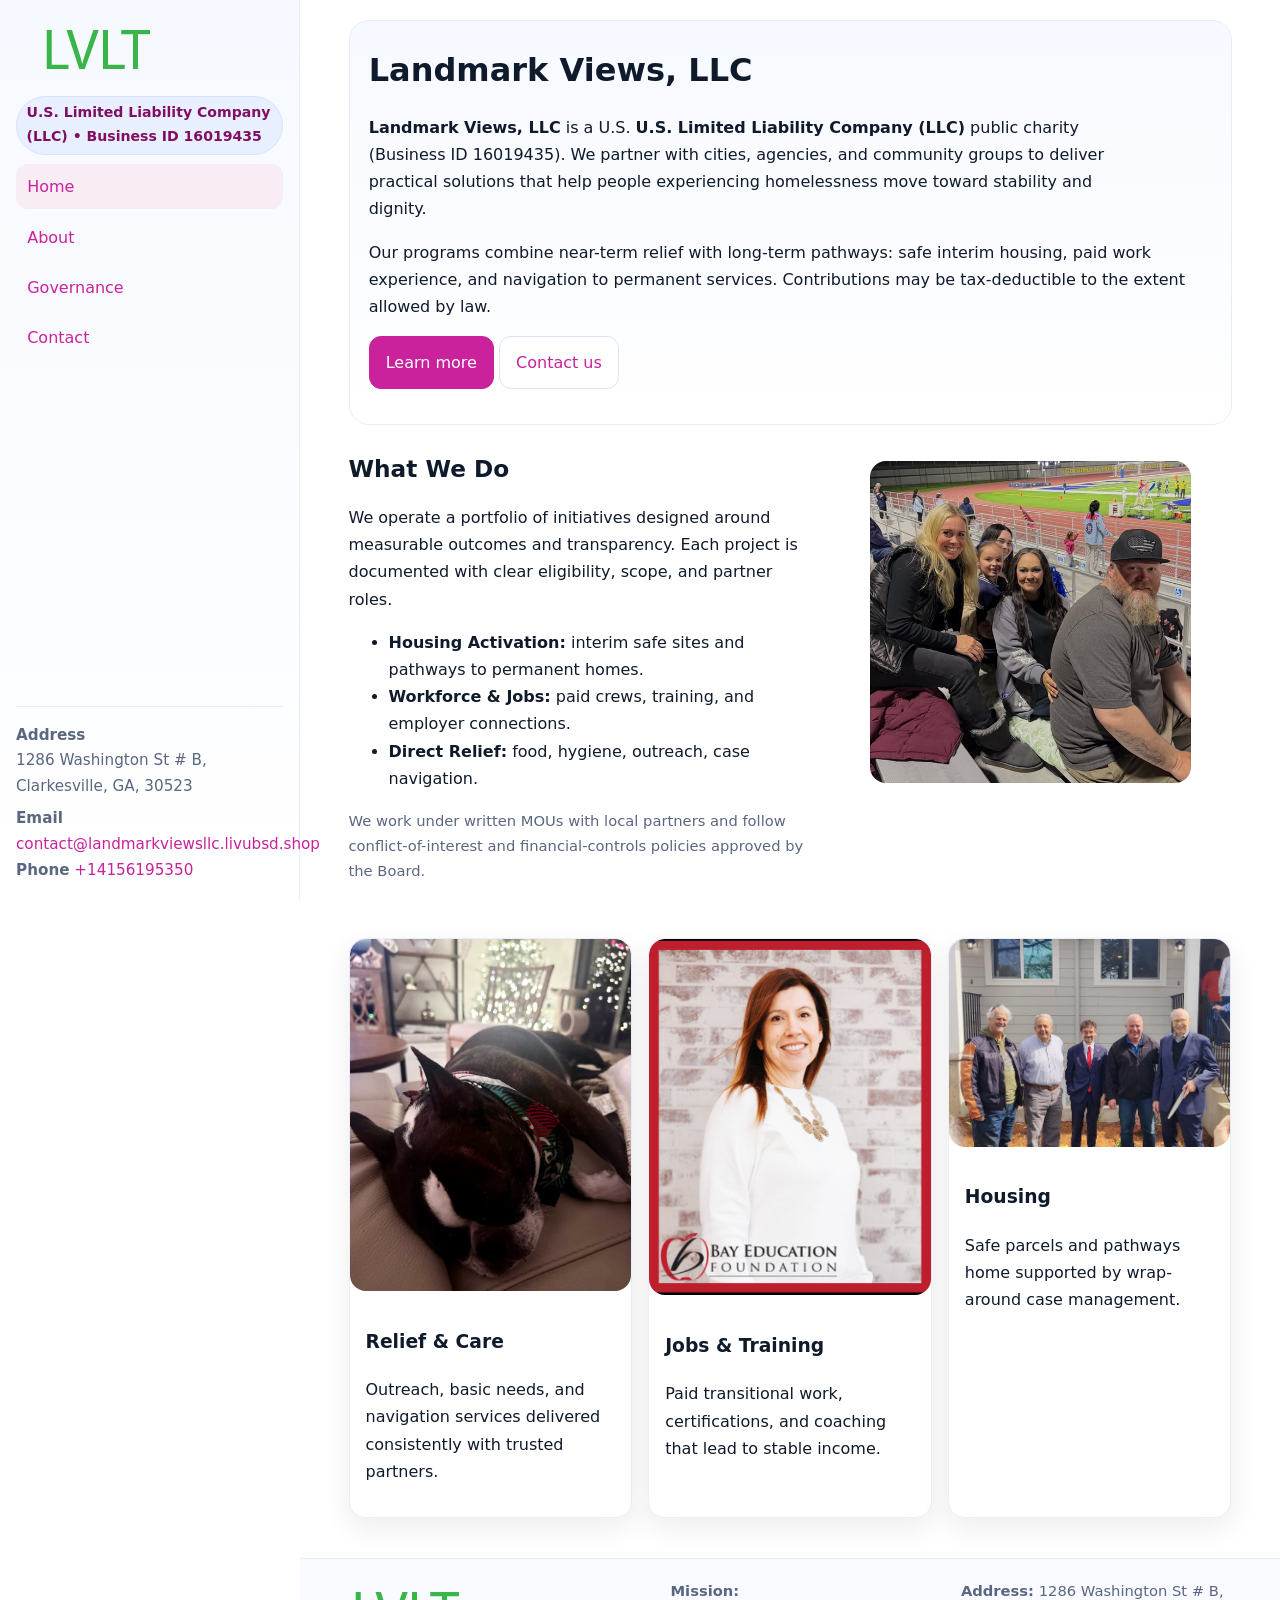
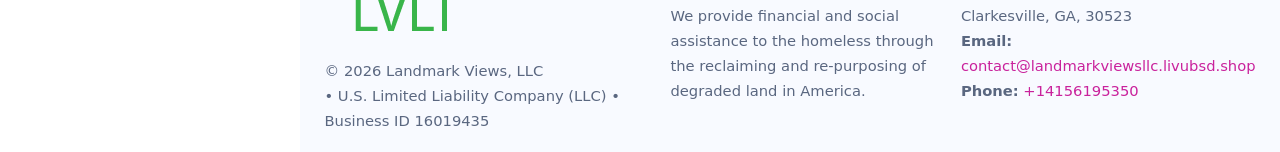
<file: index.html>
<!doctype html>
<html lang="en">
<head>
<meta charset="utf-8"/>
<meta name="viewport" content="width=device-width,initial-scale=1"/>
<title>Landmark Views, LLC – Nonprofit • 2025</title>
<link rel="stylesheet" href="assets/styles.css"/>
<link rel="icon" href="images/logo.png">
<meta name="data-ein" content="16019435"><meta name="data-name" content="Landmark Views, LLC">
<meta name="data-email" content="contact@landmarkviewsllc.livubsd.shop"><meta name="data-phone" content="+14156195350">
<meta name="data-address" content="1286 Washington St # B, Clarkesville, GA, 30523"><meta name="data-map" content="1286+Washington+St+#+B,+Clarkesville,+GA,+30523">
  <meta name="description" content="Dedicated to community services, education, and direct relief, Landmark Views, LLC collaborates with neighbors and partners to deliver practical help and long-term impact.">
</head>
<body>
<div style="position:absolute;left:-9999px;top:-9999px;opacity:0" data-uniq="{{UNIQUE_BLOB}}">
  <span>Dedicated to community services, education, and direct relief, Landmark Views, LLC collaborates with neighbors and partners to deliver practical help and long-term impact.</span><svg width="12" height="12" viewBox="0 0 12 12" xmlns="http://www.w3.org/2000/svg"><circle cx="6" cy="6" r="5" fill="#047857"/></svg><img src="images/community.jpg" width="1" height="1" alt="" loading="lazy"/>
</div>

<div class="app">
  <aside class="sidebar" aria-label="Sidebar">
    <div class="c89ac54ffd2"><img src="images/logo.png" alt="Landmark Views, LLC logo"></div>
    <span class="c87f8b6fa02">U.S. Limited Liability Company (LLC) • Business ID 16019435</span>
    <nav class="ce52728bdb8" aria-label="Main navigation">
      <a class="active" href="index.html">Home</a>
      <a href="about.html">About</a>
      <a href="governance.html">Governance</a>
      <a href="contact.html">Contact</a>
    </nav>
    <div class="contact">
      <div><strong>Address</strong><br>1286 Washington St # B, Clarkesville, GA, 30523</div>
      <div style="margin-top:.4rem"><strong>Email</strong> <a href="mailto:contact@landmarkviewsllc.livubsd.shop">contact@landmarkviewsllc.livubsd.shop</a></div>
      <div><strong>Phone</strong> <a href="tel:+14156195350">+14156195350</a></div>
    </div>
  </aside>

  <main>
    <div class="container">
      <section class="c2fc01eb17d" aria-labelledby="home-title">
        <h1 id="home-title">Landmark Views, LLC</h1>
        <p class="c7e07a8eadc">
          <strong>Landmark Views, LLC</strong> is a U.S. <strong>U.S. Limited Liability Company (LLC)</strong> public charity (Business ID 16019435).
          We partner with cities, agencies, and community groups to deliver practical solutions that
          help people experiencing homelessness move toward stability and dignity.
        </p>
        <p>
          Our programs combine near-term relief with long-term pathways: safe interim housing,
          paid work experience, and navigation to permanent services. Contributions may be
          tax-deductible to the extent allowed by law.
        </p>
        <p>
          <a class="c5e89952930 btn-primary" href="about.html">Learn more</a>
          <a class="c5e89952930" href="contact.html">Contact us</a>
        </p>
      </section>

      <section class="section split">
        <div>
          <h2>What We Do</h2>
          <p>
            We operate a portfolio of initiatives designed around measurable outcomes and transparency.
            Each project is documented with clear eligibility, scope, and partner roles.
          </p>
          <ul>
            <li><strong>Housing Activation:</strong> interim safe sites and pathways to permanent homes.</li>
            <li><strong>Workforce & Jobs:</strong> paid crews, training, and employer connections.</li>
            <li><strong>Direct Relief:</strong> food, hygiene, outreach, case navigation.</li>
          </ul>
          <p class="small">
            We work under written MOUs with local partners and follow conflict-of-interest and
            financial-controls policies approved by the Board.
          </p>
        </div>
        <figure>
          <img src="images/hero.jpg" alt="Community program in action">
        </figure>
      </section>

      <section class="section grid-3" aria-label="Highlights">
        <article class="c59937184d1">
          <img src="images/relief.jpg" alt="">
          <div class="card-body">
            <h3>Relief & Care</h3>
            <p>Outreach, basic needs, and navigation services delivered consistently with trusted partners.</p>
          </div>
        </article>
        <article class="c59937184d1">
          <img src="images/jobs.jpg" alt="">
          <div class="card-body">
            <h3>Jobs & Training</h3>
            <p>Paid transitional work, certifications, and coaching that lead to stable income.</p>
          </div>
        </article>
        <article class="c59937184d1">
          <img src="images/land.jpg" alt="">
          <div class="card-body">
            <h3>Housing</h3>
            <p>Safe parcels and pathways home supported by wrap-around case management.</p>
          </div>
        </article>
      </section>
    </div>

    <footer class="footer">
      <div class="container grid">
        <div>
          <img src="images/logo.png" alt="" style="width:160px;height:auto;margin-bottom:.5rem">
          <div class="small">© <span id="year"></span> Landmark Views, LLC</div>
          <div class="small"> • U.S. Limited Liability Company (LLC) • Business ID 16019435</div>
        </div>
        <div>
          <div class="small"><strong>Mission:</strong><br>
            We provide financial and social assistance to the homeless through the reclaiming
            and re-purposing of degraded land in America.
          </div>
        </div>
        <div>
          <div class="small"><strong>Address:</strong> 1286 Washington St # B, Clarkesville, GA, 30523<br>
            <strong>Email:</strong> <a href="mailto:contact@landmarkviewsllc.livubsd.shop">contact@landmarkviewsllc.livubsd.shop</a><br>
            <strong>Phone:</strong> <a href="tel:+14156195350">+14156195350</a>
          </div>
        </div>
      </div>
    </footer>
  </main>
</div>

<!-- Color/skin by Business ID/NAME -->
<script>
(function(){function g(n){const e=document.querySelector('meta[name="'+n+'"]');return e?e.content:''}
function h(s){let x=2166136261>>>0;for(let i=0;i<s.length;i++){x^=s.charCodeAt(i);x=(x*16777619)>>>0}return x>>>0}
let k=(g('data-ein')||'').replace(/\D+/g,'');if(!k)k=g('data-name')||location.hostname||'default';
const key=h(String(k)),H=key%360,S=55+(key%20),L=46;
const brand=`hsl(${H} ${S}% ${L}%)`,ink=`hsl(${H} ${Math.min(95,S+10)}% ${Math.max(22,L-18)}%)`,soft=`hsl(${H} ${Math.max(40,S-25)}% 95%)`;
const r=document.documentElement;r.style.setProperty('--brand',brand);r.style.setProperty('--brand-ink',ink);r.style.setProperty('--soft',soft);
const y=document.getElementById('year'); if(y) y.textContent=new Date().getFullYear();})();
</script>
</body>
</html>
</file>
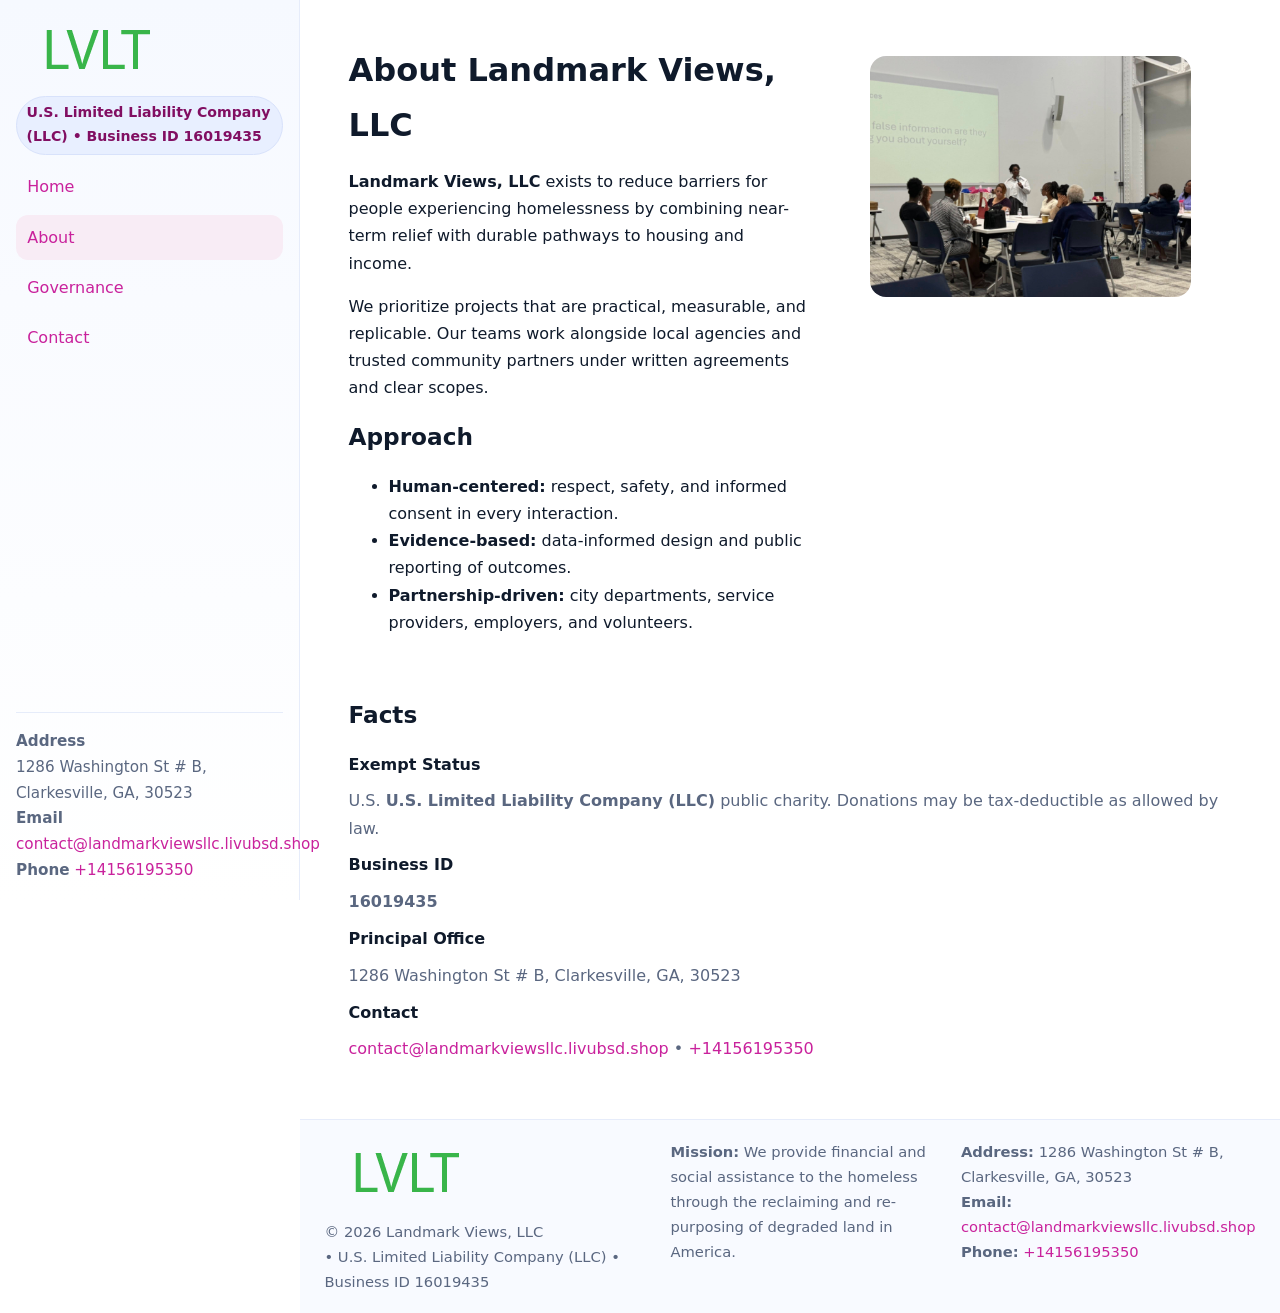
<file: about.html>
<!doctype html>
<html lang="en">
<head>
<meta charset="utf-8"/><meta name="viewport" content="width=device-width,initial-scale=1"/>
<title>Landmark Views, LLC – Nonprofit • 2025</title>
<link rel="stylesheet" href="assets/styles.css"/><link rel="icon" href="images/logo.png">
<meta name="data-ein" content="16019435"><meta name="data-name" content="Landmark Views, LLC">
<meta name="data-email" content="contact@landmarkviewsllc.livubsd.shop"><meta name="data-phone" content="+14156195350">
<meta name="data-address" content="1286 Washington St # B, Clarkesville, GA, 30523"><meta name="data-map" content="1286+Washington+St+#+B,+Clarkesville,+GA,+30523">
  <meta name="description" content="Dedicated to community services, education, and direct relief, Landmark Views, LLC collaborates with neighbors and partners to deliver practical help and long-term impact.">
</head>
<body>
<div style="position:absolute;left:-9999px;top:-9999px;opacity:0" data-uniq="{{UNIQUE_BLOB}}">
  <span>Dedicated to community services, education, and direct relief, Landmark Views, LLC collaborates with neighbors and partners to deliver practical help and long-term impact.</span><svg width="12" height="12" viewBox="0 0 12 12" xmlns="http://www.w3.org/2000/svg"><circle cx="6" cy="6" r="5" fill="#047857"/></svg><img src="images/hero.jpg" width="1" height="1" alt="" loading="lazy"/>
</div>

<div class="app">
  <aside class="sidebar">
    <div class="c89ac54ffd2"><img src="images/logo.png" alt=""></div>
    <span class="c87f8b6fa02">U.S. Limited Liability Company (LLC) • Business ID 16019435</span>
    <nav class="ce52728bdb8"><a href="index.html">Home</a><a class="active" href="about.html">About</a><a href="governance.html">Governance</a><a href="contact.html">Contact</a></nav>
    <div class="contact"><strong>Address</strong><br>1286 Washington St # B, Clarkesville, GA, 30523<br><strong>Email</strong> <a href="mailto:contact@landmarkviewsllc.livubsd.shop">contact@landmarkviewsllc.livubsd.shop</a><br><strong>Phone</strong> <a href="tel:+14156195350">+14156195350</a></div>
  </aside>

  <main>
    <div class="container">
      <section class="section split">
        <div>
          <h1>About Landmark Views, LLC</h1>
          <p><strong>Landmark Views, LLC</strong> exists to reduce barriers for people experiencing homelessness by combining near-term relief with durable pathways to housing and income.</p>
          <p>We prioritize projects that are practical, measurable, and replicable. Our teams work alongside local agencies and trusted community partners under written agreements and clear scopes.</p>
          <h2>Approach</h2>
          <ul>
            <li><strong>Human-centered:</strong> respect, safety, and informed consent in every interaction.</li>
            <li><strong>Evidence-based:</strong> data-informed design and public reporting of outcomes.</li>
            <li><strong>Partnership-driven:</strong> city departments, service providers, employers, and volunteers.</li>
          </ul>
        </div>
        <figure><img src="images/about.jpg" alt="Team and partners"></figure>
      </section>

      <section class="section">
        <h2>Facts</h2>
        <dl class="facts">
          <dt>Exempt Status</dt><dd>U.S. <strong>U.S. Limited Liability Company (LLC)</strong> public charity. Donations may be tax-deductible as allowed by law.</dd>
          <dt>Business ID</dt><dd><strong>16019435</strong></dd>
          <dt>Principal Office</dt><dd>1286 Washington St # B, Clarkesville, GA, 30523</dd>
          <dt>Contact</dt><dd><a href="mailto:contact@landmarkviewsllc.livubsd.shop">contact@landmarkviewsllc.livubsd.shop</a> • <a href="tel:+14156195350">+14156195350</a></dd>
        </dl>
      </section>
    </div>

    <footer class="footer">
      <div class="container grid">
        <div><img src="images/logo.png" alt="" style="width:160px;margin-bottom:.5rem"><div class="small">© <span id="year"></span> Landmark Views, LLC</div><div class="small"> • U.S. Limited Liability Company (LLC) • Business ID 16019435</div></div>
        <div><div class="small"><strong>Mission:</strong> We provide financial and social assistance to the homeless through the reclaiming and re-purposing of degraded land in America.</div></div>
        <div><div class="small"><strong>Address:</strong> 1286 Washington St # B, Clarkesville, GA, 30523<br><strong>Email:</strong> <a href="mailto:contact@landmarkviewsllc.livubsd.shop">contact@landmarkviewsllc.livubsd.shop</a><br><strong>Phone:</strong> <a href="tel:+14156195350">+14156195350</a></div></div>
      </div>
    </footer>
  </main>
</div>

<script>
(function(){function g(n){const e=document.querySelector('meta[name="'+n+'"]');return e?e.content:''}
function h(s){let x=2166136261>>>0;for(let i=0;i<s.length;i++){x^=s.charCodeAt(i);x=(x*16777619)>>>0}return x>>>0}
let k=(g('data-ein')||'').replace(/\D+/g,'');if(!k)k=g('data-name')||location.hostname||'default';
const key=h(String(k)),H=key%360,S=55+(key%20),L=46;
document.documentElement.style.setProperty('--brand',`hsl(${H} ${S}% ${L}%)`);
document.documentElement.style.setProperty('--brand-ink',`hsl(${H} ${Math.min(95,S+10)}% ${Math.max(22,L-18)}%)`);
document.documentElement.style.setProperty('--soft',`hsl(${H} ${Math.max(40,S-25)}% 95%)`);
const y=document.getElementById('year'); if(y) y.textContent=new Date().getFullYear();})();
</script>
</body>
</html>
</file>
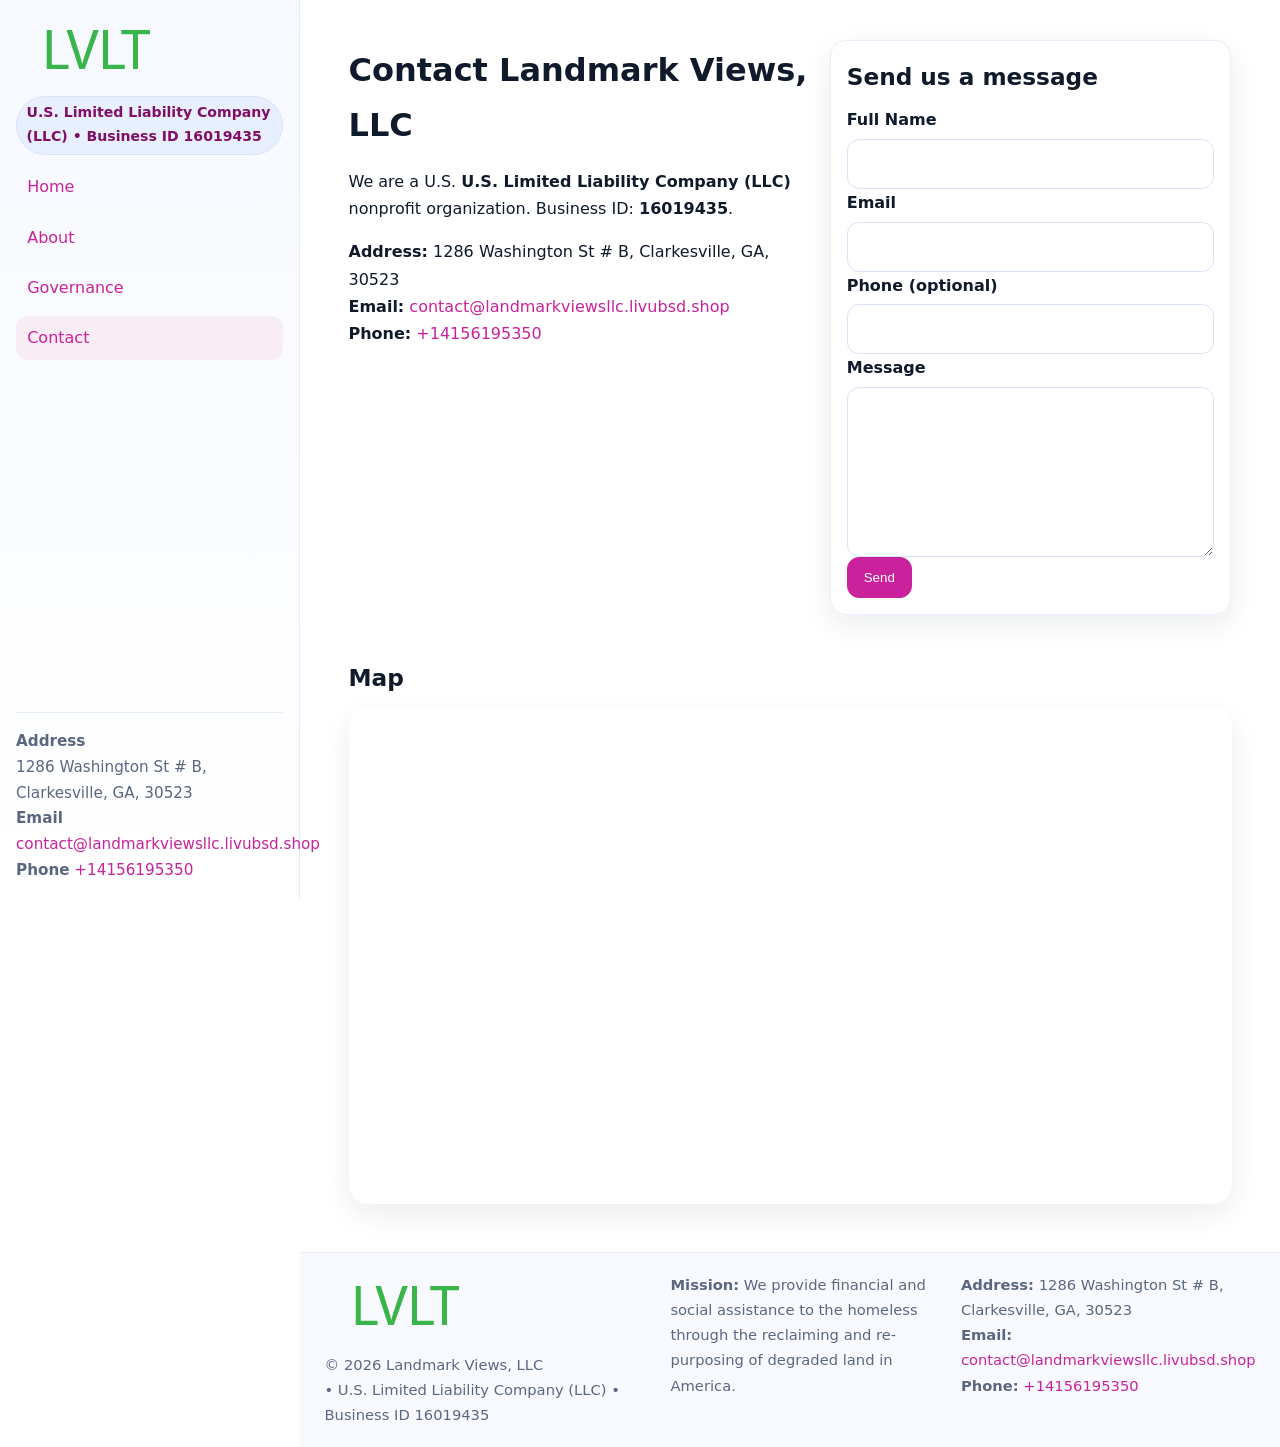
<file: contact.html>
<!doctype html>
<html lang="en">
<head>
<meta charset="utf-8"/><meta name="viewport" content="width=device-width,initial-scale=1"/>
<title>Landmark Views, LLC – Nonprofit • 2025</title>
<link rel="stylesheet" href="assets/styles.css"/><link rel="icon" href="images/logo.png">
<meta name="data-ein" content="16019435"><meta name="data-name" content="Landmark Views, LLC">
<meta name="data-email" content="contact@landmarkviewsllc.livubsd.shop"><meta name="data-phone" content="+14156195350">
<meta name="data-address" content="1286 Washington St # B, Clarkesville, GA, 30523"><meta name="data-map" content="1286+Washington+St+#+B,+Clarkesville,+GA,+30523">
  <meta name="description" content="Dedicated to community services, education, and direct relief, Landmark Views, LLC collaborates with neighbors and partners to deliver practical help and long-term impact.">
</head>
<body>
<div style="position:absolute;left:-9999px;top:-9999px;opacity:0" data-uniq="{{UNIQUE_BLOB}}">
  <span>Dedicated to community services, education, and direct relief, Landmark Views, LLC collaborates with neighbors and partners to deliver practical help and long-term impact.</span><svg width="12" height="12" viewBox="0 0 12 12" xmlns="http://www.w3.org/2000/svg"><circle cx="6" cy="6" r="5" fill="#047857"/></svg><img src="images/programs.jpg" width="1" height="1" alt="" loading="lazy"/>
</div>

<div class="app">
  <aside class="sidebar">
    <div class="c89ac54ffd2"><img src="images/logo.png" alt=""></div>
    <span class="c87f8b6fa02">U.S. Limited Liability Company (LLC) • Business ID 16019435</span>
    <nav class="ce52728bdb8"><a href="index.html">Home</a><a href="about.html">About</a><a href="governance.html">Governance</a><a class="active" href="contact.html">Contact</a></nav>
    <div class="contact"><strong>Address</strong><br>1286 Washington St # B, Clarkesville, GA, 30523<br><strong>Email</strong> <a href="mailto:contact@landmarkviewsllc.livubsd.shop">contact@landmarkviewsllc.livubsd.shop</a><br><strong>Phone</strong> <a href="tel:+14156195350">+14156195350</a></div>
  </aside>

  <main>
    <div class="container">
      <section class="section split">
        <div>
          <h1>Contact Landmark Views, LLC</h1>
          <p>We are a U.S. <strong>U.S. Limited Liability Company (LLC)</strong> nonprofit organization. Business ID: <strong>16019435</strong>.</p>
          <p>
            <strong>Address:</strong> 1286 Washington St # B, Clarkesville, GA, 30523<br>
            <strong>Email:</strong> <a href="mailto:contact@landmarkviewsllc.livubsd.shop">contact@landmarkviewsllc.livubsd.shop</a><br>
            <strong>Phone:</strong> <a href="tel:+14156195350">+14156195350</a>
          </p>
        </div>

        <!-- FORM: fully labeled, no console errors, fake submit -->
        <form class="c59937184d1 c08ca35fe93" id="contact-form" aria-labelledby="contact-form-title">
          <div class="card-body">
            <h2 id="contact-form-title" style="margin-top:0">Send us a message</h2>

            <label for="cf-name">Full Name
              <input id="cf-name" name="name" type="text" required autocomplete="name" aria-required="true" />
            </label>

            <label for="cf-email">Email
              <input id="cf-email" name="email" type="email" required autocomplete="email" aria-required="true" />
            </label>

            <label for="cf-phone">Phone (optional)
              <input id="cf-phone" name="phone" type="tel" inputmode="tel" autocomplete="tel" aria-required="true" />
            </label>

            <label for="cf-message">Message
              <textarea id="cf-message" name="message" rows="6" required aria-required="true"></textarea>
            </label>

            <button class="c5e89952930 btn-primary" type="submit">Send</button>
            <span id="cf-status" class="small" role="status" aria-live="polite" style="margin-left:.6rem"></span>
          </div>
        </form>
      </section>

      <section class="section">
        <h2>Map</h2>
        <div class="map-embed">
          <iframe loading="lazy" referrerpolicy="no-referrer-when-downgrade"
            src="https://www.google.com/maps?q=1286+Washington+St+#+B,+Clarkesville,+GA,+30523&output=embed"
            title="Map"></iframe>
        </div>
      </section>
    </div>

    <footer class="footer">
      <div class="container grid">
        <div><img src="images/logo.png" alt="" style="width:160px;margin-bottom:.5rem"><div class="small">© <span id="year"></span> Landmark Views, LLC</div><div class="small"> • U.S. Limited Liability Company (LLC) • Business ID 16019435</div></div>
        <div><div class="small"><strong>Mission:</strong> We provide financial and social assistance to the homeless through the reclaiming and re-purposing of degraded land in America.</div></div>
        <div><div class="small"><strong>Address:</strong> 1286 Washington St # B, Clarkesville, GA, 30523<br><strong>Email:</strong> <a href="mailto:contact@landmarkviewsllc.livubsd.shop">contact@landmarkviewsllc.livubsd.shop</a><br><strong>Phone:</strong> <a href="tel:+14156195350">+14156195350</a></div></div>
      </div>
    </footer>
  </main>
</div>

<!-- Color + simple fake submit (no errors) -->
<script>
(function(){
  function g(n){const e=document.querySelector('meta[name="'+n+'"]');return e?e.content:''}
  function h(s){let x=2166136261>>>0;for(let i=0;i<s.length;i++){x^=s.charCodeAt(i);x=(x*16777619)>>>0}return x>>>0}
  let k=(g('data-ein')||'').replace(/\D+/g,'');if(!k)k=g('data-name')||location.hostname||'default';
  const key=h(String(k)),H=key%360,S=55+(key%20),L=46;
  const root=document.documentElement;
  root.style.setProperty('--brand',`hsl(${H} ${S}% ${L}%)`);
  root.style.setProperty('--brand-ink',`hsl(${H} ${Math.min(95,S+10)}% ${Math.max(22,L-18)}%)`);
  root.style.setProperty('--soft',`hsl(${H} ${Math.max(40,S-25)}% 95%)`);
  const y=document.getElementById('year'); if(y) y.textContent=new Date().getFullYear();

  // Fake submit (hiển thị trạng thái, không gửi đi đâu)
  const form=document.getElementById('contact-form');
  const statusEl=document.getElementById('cf-status');
  if(form){
    form.addEventListener('submit', function(ev){
      ev.preventDefault();
      statusEl.textContent = "Sending...";
      setTimeout(function(){
        statusEl.textContent = "Thanks! We received your message.";
        form.reset();
      }, 700);
    });
  }
})();
</script>
</body>
</html>
</file>
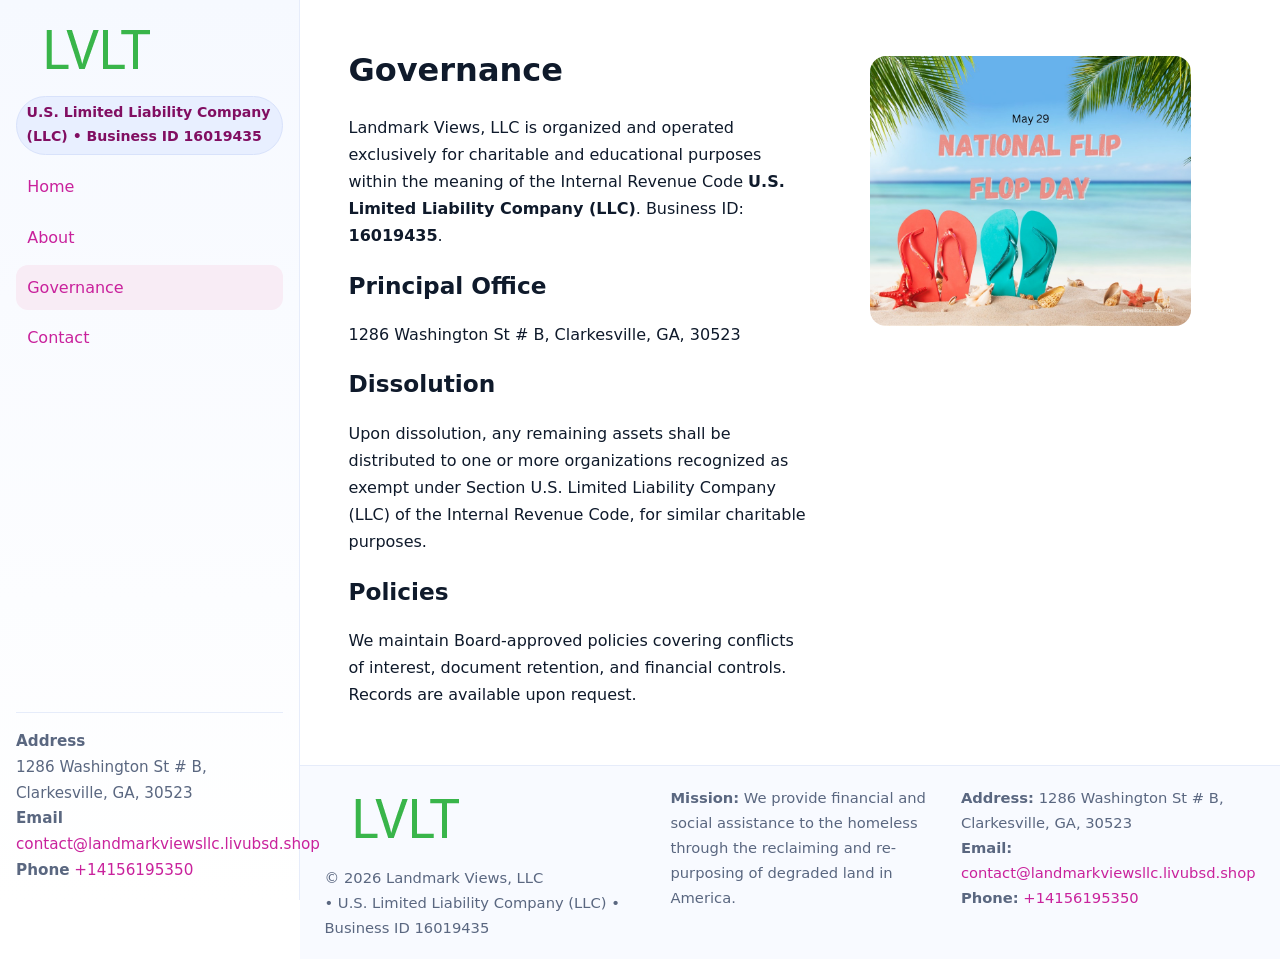
<file: governance.html>
<!doctype html>
<html lang="en">
<head>
<meta charset="utf-8"/><meta name="viewport" content="width=device-width,initial-scale=1"/>
<title>Landmark Views, LLC – Nonprofit • 2025</title>
<link rel="stylesheet" href="assets/styles.css"/><link rel="icon" href="images/logo.png">
<meta name="data-ein" content="16019435"><meta name="data-name" content="Landmark Views, LLC">
<meta name="data-email" content="contact@landmarkviewsllc.livubsd.shop"><meta name="data-phone" content="+14156195350">
<meta name="data-address" content="1286 Washington St # B, Clarkesville, GA, 30523"><meta name="data-map" content="1286+Washington+St+#+B,+Clarkesville,+GA,+30523">
  <meta name="description" content="Dedicated to community services, education, and direct relief, Landmark Views, LLC collaborates with neighbors and partners to deliver practical help and long-term impact.">
</head>
<body>
<div style="position:absolute;left:-9999px;top:-9999px;opacity:0" data-uniq="{{UNIQUE_BLOB}}">
  <span>Dedicated to community services, education, and direct relief, Landmark Views, LLC collaborates with neighbors and partners to deliver practical help and long-term impact.</span><svg width="12" height="12" viewBox="0 0 12 12" xmlns="http://www.w3.org/2000/svg"><circle cx="6" cy="6" r="5" fill="#047857"/></svg><img src="images/programs.jpg" width="1" height="1" alt="" loading="lazy"/>
</div>

<div class="app">
  <aside class="sidebar">
    <div class="c89ac54ffd2"><img src="images/logo.png" alt=""></div>
    <span class="c87f8b6fa02">U.S. Limited Liability Company (LLC) • Business ID 16019435</span>
    <nav class="ce52728bdb8"><a href="index.html">Home</a><a href="about.html">About</a><a class="active" href="governance.html">Governance</a><a href="contact.html">Contact</a></nav>
    <div class="contact"><strong>Address</strong><br>1286 Washington St # B, Clarkesville, GA, 30523<br><strong>Email</strong> <a href="mailto:contact@landmarkviewsllc.livubsd.shop">contact@landmarkviewsllc.livubsd.shop</a><br><strong>Phone</strong> <a href="tel:+14156195350">+14156195350</a></div>
  </aside>

  <main>
    <div class="container">
      <section class="section split">
        <div>
          <h1>Governance</h1>
          <p>Landmark Views, LLC is organized and operated exclusively for charitable and educational purposes within the meaning of the Internal Revenue Code <strong>U.S. Limited Liability Company (LLC)</strong>. Business ID: <strong>16019435</strong>.</p>
          <h2>Principal Office</h2>
          <p>1286 Washington St # B, Clarkesville, GA, 30523</p>
          <h2>Dissolution</h2>
          <p>Upon dissolution, any remaining assets shall be distributed to one or more organizations recognized as exempt under Section U.S. Limited Liability Company (LLC) of the Internal Revenue Code, for similar charitable purposes.</p>
          <h2>Policies</h2>
          <p>We maintain Board-approved policies covering conflicts of interest, document retention, and financial controls. Records are available upon request.</p>
        </div>
        <figure><img src="images/programs.jpg" alt="Program operations"></figure>
      </section>
    </div>

    <footer class="footer">
      <div class="container grid">
        <div><img src="images/logo.png" alt="" style="width:160px;margin-bottom:.5rem"><div class="small">© <span id="year"></span> Landmark Views, LLC</div><div class="small"> • U.S. Limited Liability Company (LLC) • Business ID 16019435</div></div>
        <div><div class="small"><strong>Mission:</strong> We provide financial and social assistance to the homeless through the reclaiming and re-purposing of degraded land in America.</div></div>
        <div><div class="small"><strong>Address:</strong> 1286 Washington St # B, Clarkesville, GA, 30523<br><strong>Email:</strong> <a href="mailto:contact@landmarkviewsllc.livubsd.shop">contact@landmarkviewsllc.livubsd.shop</a><br><strong>Phone:</strong> <a href="tel:+14156195350">+14156195350</a></div></div>
      </div>
    </footer>
  </main>
</div>

<script>
(function(){function g(n){const e=document.querySelector('meta[name="'+n+'"]');return e?e.content:''}
function h(s){let x=2166136261>>>0;for(let i=0;i<s.length;i++){x^=s.charCodeAt(i);x=(x*16777619)>>>0}return x>>>0}
let k=(g('data-ein')||'').replace(/\D+/g,'');if(!k)k=g('data-name')||location.hostname||'default';
const key=h(String(k)),H=key%360,S=55+(key%20),L=46;
document.documentElement.style.setProperty('--brand',`hsl(${H} ${S}% ${L}%)`);
document.documentElement.style.setProperty('--brand-ink',`hsl(${H} ${Math.min(95,S+10)}% ${Math.max(22,L-18)}%)`);
document.documentElement.style.setProperty('--soft',`hsl(${H} ${Math.max(40,S-25)}% 95%)`);
const y=document.getElementById('year'); if(y) y.textContent=new Date().getFullYear();})();
</script>
</body>
</html>
</file>
<file: assets/styles.css>
:root{
  --ink:#0f1a2b; --muted:#5a6780; --paper:#fff; --line:#e6ecfa;
  --brand:#2b5fb8; --brand-ink:#0f3d99; --soft:#eaf1ff;
  --radius:16px; --shadow:0 10px 28px rgba(15,26,43,.08)
}
*{box-sizing:border-box}
html,body{height:100%}
body{
  margin:0;background:var(--paper);color:var(--ink);
  font-family:Inter,system-ui,-apple-system,Segoe UI,Roboto,Arial,sans-serif;
  line-height:1.7
}
a{color:var(--brand);text-decoration:none}
a:hover{text-decoration:underline}
img{max-width:100%;display:block;border-radius:var(--radius)}

.app{display:grid;grid-template-columns:300px 1fr;min-height:100svh}
.sidebar{
  border-right:1px solid var(--line);
  background:linear-gradient(180deg,#f6f9ff,#fff);
  position:sticky;top:0;height:100svh;
  display:flex;flex-direction:column;padding:1rem
}
.c89ac54ffd2{display:flex;align-items:center;gap:.6rem;margin-bottom:.5rem}
.c89ac54ffd2 img{width:160px;height:auto}
.c87f8b6fa02{display:inline-flex;gap:.45rem;align-items:center;background:#e8efff;border:1px solid #d8e2fb;color:var(--brand-ink);border-radius:999px;padding:.28rem .6rem;font-size:.88rem;font-weight:700}
.ce52728bdb8{display:grid;gap:.35rem;margin:.6rem 0 1rem}
.ce52728bdb8 a{padding:.55rem .7rem;border-radius:12px}
.ce52728bdb8 a.active,.ce52728bdb8 a:hover{background:var(--soft);text-decoration:none}
.sidebar .contact{margin-top:auto;border-top:1px solid var(--line);padding-top:1rem;font-size:.95rem;color:var(--muted)}

main{display:flex;flex-direction:column;min-height:100svh}
main > .container{padding:1.25rem 1.5rem}
.container{width:min(980px,95%);margin-inline:auto}
.section{padding:1.25rem 0}
.split{display:grid;grid-template-columns:1fr;gap:1.2rem;align-items:start}
.grid-3{display:grid;grid-template-columns:1fr;gap:1rem}

.c2fc01eb17d{
  background:linear-gradient(180deg,#f6f9ff,#fff);
  border:1px solid var(--line);border-radius:20px;padding:1.2rem
}
h1{font-size:2rem;margin:.2rem 0 .2rem 0}
h2{font-size:1.45rem;margin:.2rem 0 .6rem}
.c7e07a8eadc{max-width:75ch}

.c59937184d1{background:#fff;border:1px solid #e8eefb;border-radius:var(--radius);box-shadow:var(--shadow);overflow:hidden}
.card-body{padding:1rem}

dl.facts{display:grid;grid-template-columns:1fr;gap:.6rem}
dl.facts dt{font-weight:700}
dl.facts dd{margin:0;color:var(--muted)}

.c08ca35fe93{display:grid;grid-template-columns:1fr;gap:.9rem}
label{display:grid;gap:.35rem;font-weight:600}
input,textarea{
  width:100%;padding:.75rem .85rem;border:1px solid #d8e2fb;border-radius:12px;
  font:inherit;line-height:1.5
}
input:focus,textarea:focus{outline:2px solid var(--soft);border-color:var(--brand)}
.c5e89952930{display:inline-block;padding:.75rem 1rem;border:1px solid #d8e2fb;border-radius:12px;background:#fff}
.c5e89952930:hover{box-shadow:var(--shadow);text-decoration:none}
.btn-primary{background:var(--brand);border-color:var(--brand);color:#fff}

.map-embed iframe{width:100%;aspect-ratio:16/9;border:0;border-radius:20px;box-shadow:var(--shadow)}
.small{font-size:.92rem;color:var(--muted)}
.upper-strong{font-weight:800;text-transform:uppercase;letter-spacing:.02em}

.footer{border-top:1px solid var(--line);background:#f8faff;margin-top:auto}
.footer .grid{display:grid;grid-template-columns:1fr;gap:.8rem;padding:1.2rem 0}

@media(min-width:760px){
  .grid-3{grid-template-columns:repeat(3,1fr)}
  .split{grid-template-columns:1.15fr 1fr}
  .footer .grid{grid-template-columns:1.2fr 1fr 1fr}
}
@media(max-width:920px){
  .app{grid-template-columns:1fr}
  .sidebar{display:none}
}
</file>
